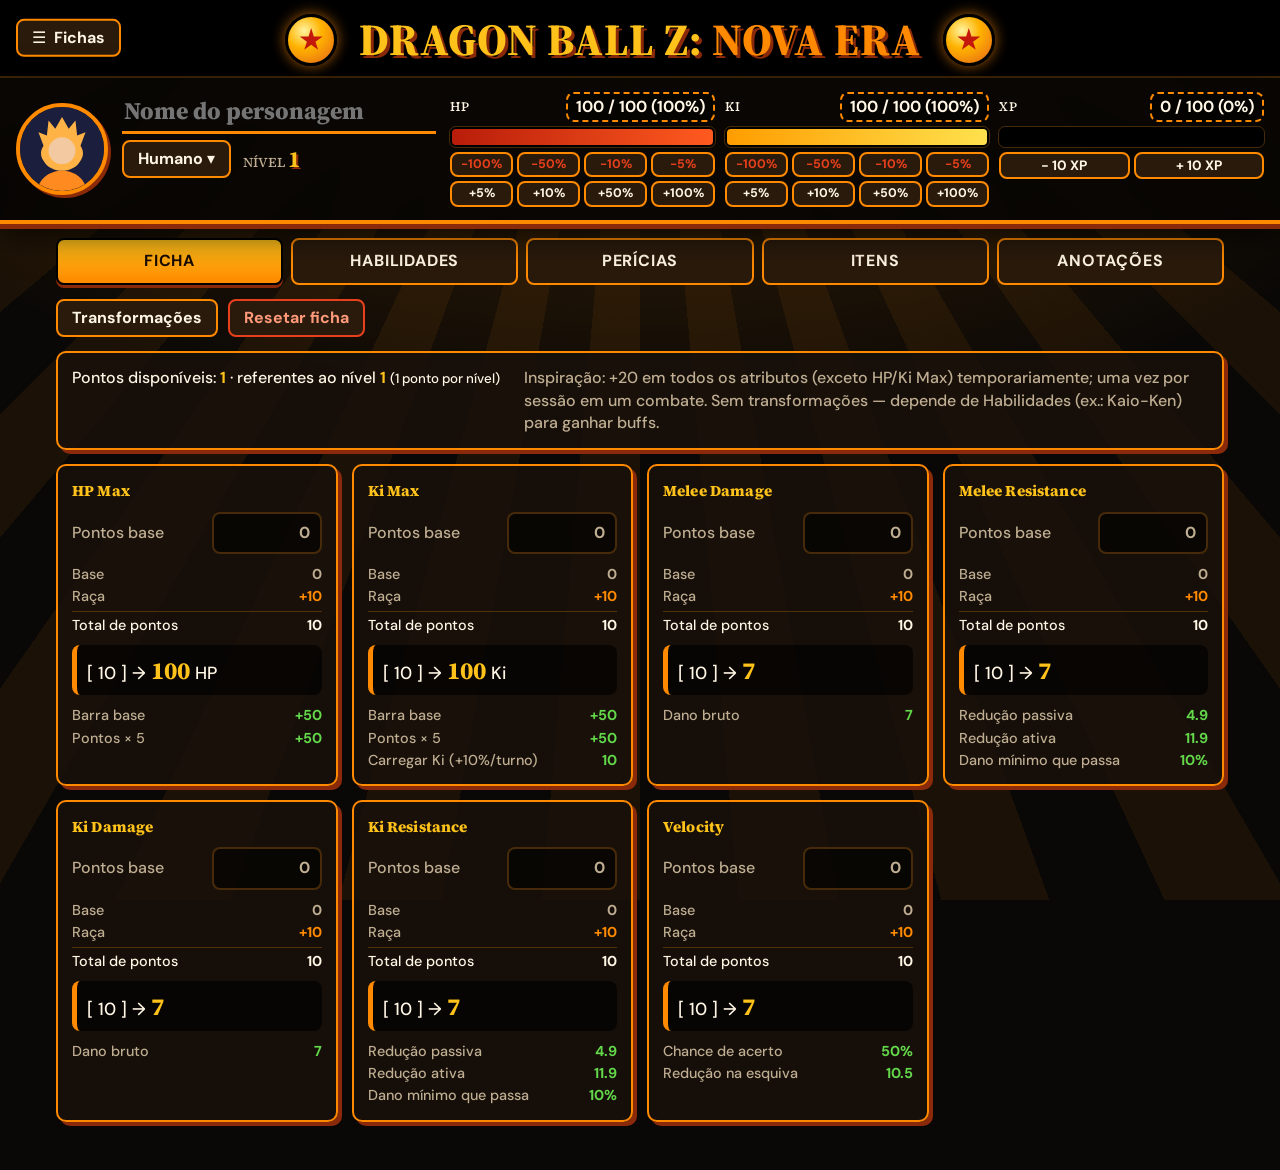
<file: index.html>
<!DOCTYPE html>
<html lang="pt-BR">
<head>
<meta charset="UTF-8">
<meta name="viewport" content="width=device-width, initial-scale=1">
<title>Dragon Ball Z: Nova Era — Ficha</title>
<link rel="shortcut icon" href="https://png.pngtree.com/png-vector/20230303/ourmid/pngtree-dragon-ball-z-vector-super-illustration-png-image_6627050.png" type="image/x-icon">
<link rel="preconnect" href="https://fonts.googleapis.com">
<link href="https://fonts.googleapis.com/css2?family=DM+Sans:wght@400;500;700&family=Source+Serif+4:wght@600;800&display=swap" rel="stylesheet">
<style>
  * {
        /* Chrome, Safari, Edge e Opera */
    input::-webkit-outer-spin-button,
    input::-webkit-inner-spin-button {
      -webkit-appearance: none;
      margin: 0;
    }

    /* Firefox */
    input[type=number] {
      -moz-appearance: textfield;
    }

  }
</style>
<link rel="stylesheet" href="css/base.css">
<link rel="stylesheet" href="css/layout.css">
<link rel="stylesheet" href="css/header.css">
<link rel="stylesheet" href="css/brand.css">
<link rel="stylesheet" href="css/attributes.css">
<link rel="stylesheet" href="css/bars.css">
<link rel="stylesheet" href="css/xp.css">
<link rel="stylesheet" href="css/transformations.css">
<link rel="stylesheet" href="css/abilities.css">
<link rel="stylesheet" href="css/skills.css">
<link rel="stylesheet" href="css/items.css">
<link rel="stylesheet" href="css/effects.css">
<link rel="stylesheet" href="css/notes.css">
<link rel="stylesheet" href="css/sidebar.css">
<link rel="stylesheet" href="css/responsive.css">
</head>
<body>
<div class="brand">
  <button id="sheetsBtn" class="sheets-btn" aria-expanded="false" aria-controls="sidebar" title="Minhas fichas">☰ <span>Fichas</span></button>
  <span class="orb" aria-hidden="true"></span>
  <h1 class="logo">Dragon Ball Z: <em>Nova Era</em></h1>
  <span class="orb" aria-hidden="true"></span>
</div>

<header class="topbar">
  <div class="hero">
    <div class="avatar-box">
      <button class="avatar" id="avatarBtn" title="Trocar foto"><img id="avatarImg" alt="Avatar"></button>
      <input type="file" id="avatarFile" accept="image/png,image/jpeg,image/webp" hidden>
      <button class="mini" id="avatarRemove">Remover foto</button>
    </div>
    <div class="identity">
      <input id="nameInput" placeholder="Nome do personagem" maxlength="40">
      <div class="meta">
        <button id="raceBtn" class="race-btn"></button>
        <div class="level">NÍVEL <b id="levelNum">1</b></div>
      </div>
      <div id="badges" class="badges"></div>
    </div>
  </div>
  <div class="bars">
    <section class="bar hp" data-bar="hp">
      <div class="bar-head"><span class="lbl">HP</span><button class="val" title="Clique para editar"></button></div>
      <div class="track"><div class="fill"></div></div>
      <div class="quick"><div class="neg"></div><div class="pos"></div></div>
    </section>
    <section class="bar ki" data-bar="ki">
      <div class="bar-head"><span class="lbl">KI</span><button class="val" title="Clique para editar"></button></div>
      <div class="track"><div class="fill"></div></div>
      <div class="quick"><div class="neg"></div><div class="pos"></div></div>
    </section>
    <section class="bar xp" id="xpBar">
      <div class="bar-head"><span class="lbl">XP</span><button class="val" title="Clique para editar"></button></div>
      <div class="track"><div class="fill"></div></div>
      <div class="quick xp-quick"><button id="xpMinus">− 10 XP</button><button id="xpPlus">+ 10 XP</button></div>
    </section>
  </div>
</header>

<main class="app">
  <nav class="tabs" id="tabs">
    <button data-tab="ficha">Ficha</button>
    <button data-tab="habilidades">Habilidades</button>
    <button data-tab="pericias">Perícias</button>
    <button data-tab="itens">Itens</button>
    <button data-tab="notas">Anotações</button>
  </nav>

  <section class="tab" id="tab-ficha">
    <div class="actions">
      <button id="btnForms">Transformações</button>
      <button id="btnMutant" hidden>Saiyajin Mutante</button>
      <button id="btnCustom" hidden>🛠 Editar Custom Race</button>
      <button id="btnReset" class="danger">Resetar ficha</button>
    </div>
    <div class="info card">
      <div id="pointsInfo" class="points"></div>
      <div id="racePassive" class="passive"></div>
    </div>
    <div id="formsPanel" class="panel" hidden></div>
    <div id="attrGrid" class="attr-grid"></div>
  </section>

  <section class="tab" id="tab-habilidades" hidden>
    <div class="toolbar"><h2>Habilidades</h2><div class="tb-actions"><button class="mini" id="exportAbilities" title="Baixa todas as habilidades em um arquivo JSON">⬇ Baixar todas</button><button class="mini" id="importAbilities" title="Importa habilidades de um arquivo JSON">⬆ Importar</button><button id="addAbility">+ Nova habilidade</button></div></div>
    <p class="hint">Passivas e ativáveis ligadas somam nos atributos automaticamente. Ativáveis têm botão <b>Ativar</b>, que já desconta o custo de Ki/HP. Dá para baixar uma habilidade (ou todas) e enviar o arquivo para outro jogador importar.</p>
    <input id="fileAbilities" type="file" accept=".json,application/json" hidden>
    <p id="abilitiesEmpty" class="empty">Nenhuma habilidade registrada ainda.</p>
    <div id="abilitiesList" class="groups"></div>
  </section>

  <section class="tab" id="tab-pericias" hidden>
    <div class="toolbar"><h2>Perícias</h2></div>
    <div class="info card">
      <div id="skillPoints" class="points"></div>
      <div class="passive">Em situações específicas (ex.: consertar uma nave), role 1d100. O valor-alvo é 50 + os pontos da perícia: tirou igual ou menor = sucesso.</div>
    </div>
    <div id="skillsBody"></div>
  </section>

  <section class="tab" id="tab-itens" hidden>
    <div class="toolbar"><h2>Itens</h2><div class="tb-actions"><button class="mini" id="exportItems" title="Baixa todos os itens em um arquivo JSON">⬇ Baixar todos</button><button class="mini" id="importItems" title="Importa itens de um arquivo JSON">⬆ Importar</button><button id="addItem">+ Novo item</button></div></div>
    <p class="hint">Itens passivos (ativos/equipados) e usáveis ligados somam nos atributos. Itens usáveis têm botão <b>Usar</b>, que consome 1 unidade e aplica custo/recuperação.</p>
    <input id="fileItems" type="file" accept=".json,application/json" hidden>
    <p id="itemsEmpty" class="empty">Inventário vazio.</p>
    <div id="itemsList" class="groups"></div>
  </section>

  <section class="tab" id="tab-notas" hidden>
    <div class="toolbar"><h2>Anotações</h2><small id="notesStatus">Salvo automaticamente</small></div>
    <textarea id="notesArea" class="notes" placeholder="História, objetivos, NPCs, anotações de sessão..."></textarea>
  </section>
</main>

<div id="sidebarOverlay" class="sidebar-overlay" hidden></div>
<aside id="sidebar" class="sidebar" aria-label="Fichas criadas" aria-hidden="true">
  <div class="sidebar-head"><div><h2>Minhas fichas</h2><small id="sheetsCount"></small></div><button class="mini" id="sidebarClose" aria-label="Fechar menu">✕</button></div>
  <button id="newSheet">+ Nova ficha</button>
  <a id="guideLink" class="guide-link" href="guia.html">📖 Guia do Sistema</a>
  <div class="backup-row"><button id="exportAll" class="mini" title="Baixa todas as fichas deste navegador em um arquivo JSON">⬇ Baixar todas</button><button id="importBtn" class="mini" title="Carrega fichas de um arquivo JSON">⬆ Carregar arquivo</button></div>
  <small class="backup-hint">Guarde o arquivo como backup. Em outro aparelho, use "Carregar arquivo" para recuperar tudo.</small>
  <input id="importFile" type="file" accept=".json,application/json" hidden>
  <ul id="sheetsList" class="sheets-list"></ul>
</aside>

<dialog id="customDlg"><div id="customDlgBody"></div></dialog>
<dialog id="confirmDlg"><div id="confirmDlgBody"></div></dialog>
<dialog id="absorbDlg"><div id="absorbDlgBody"></div></dialog>
<dialog id="raceDlg"><div id="raceDlgBody"></div></dialog>
<script type="module" src="js/main.js"></script>
</body>
</html>
</file>
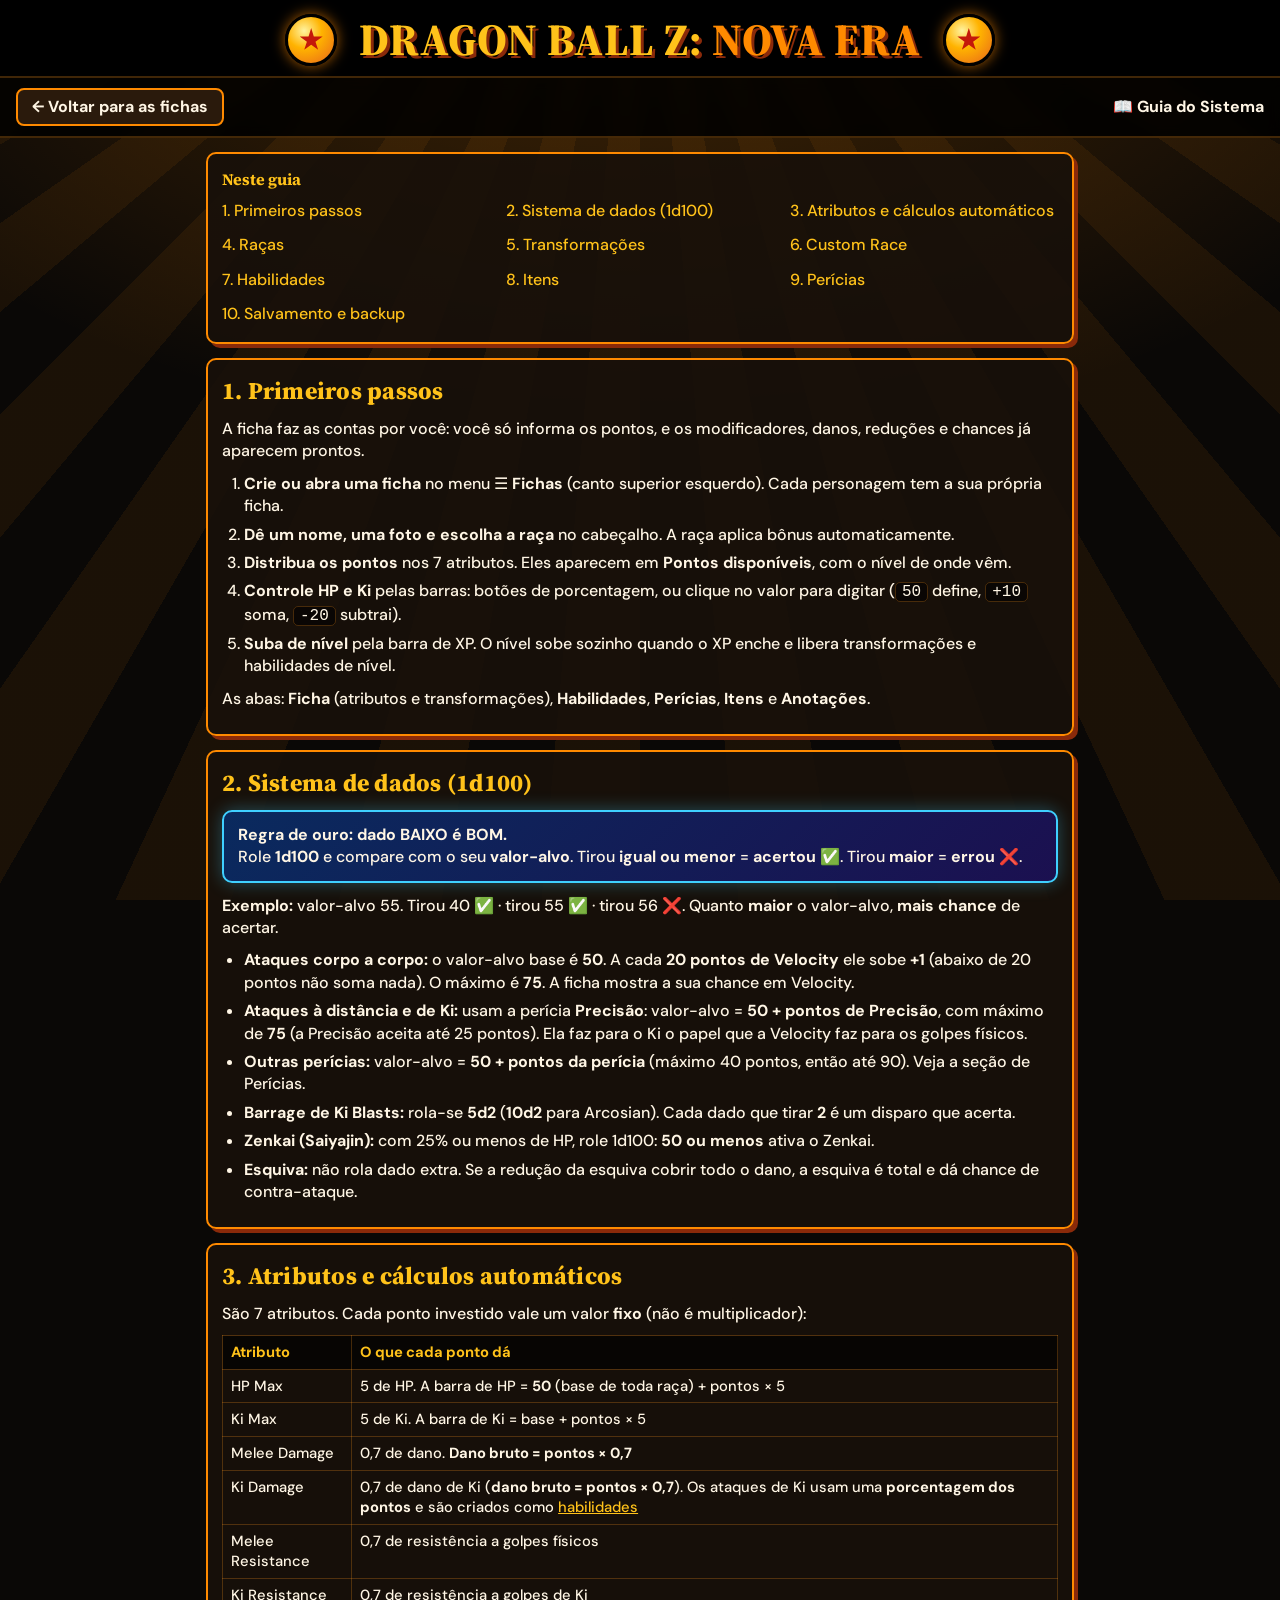
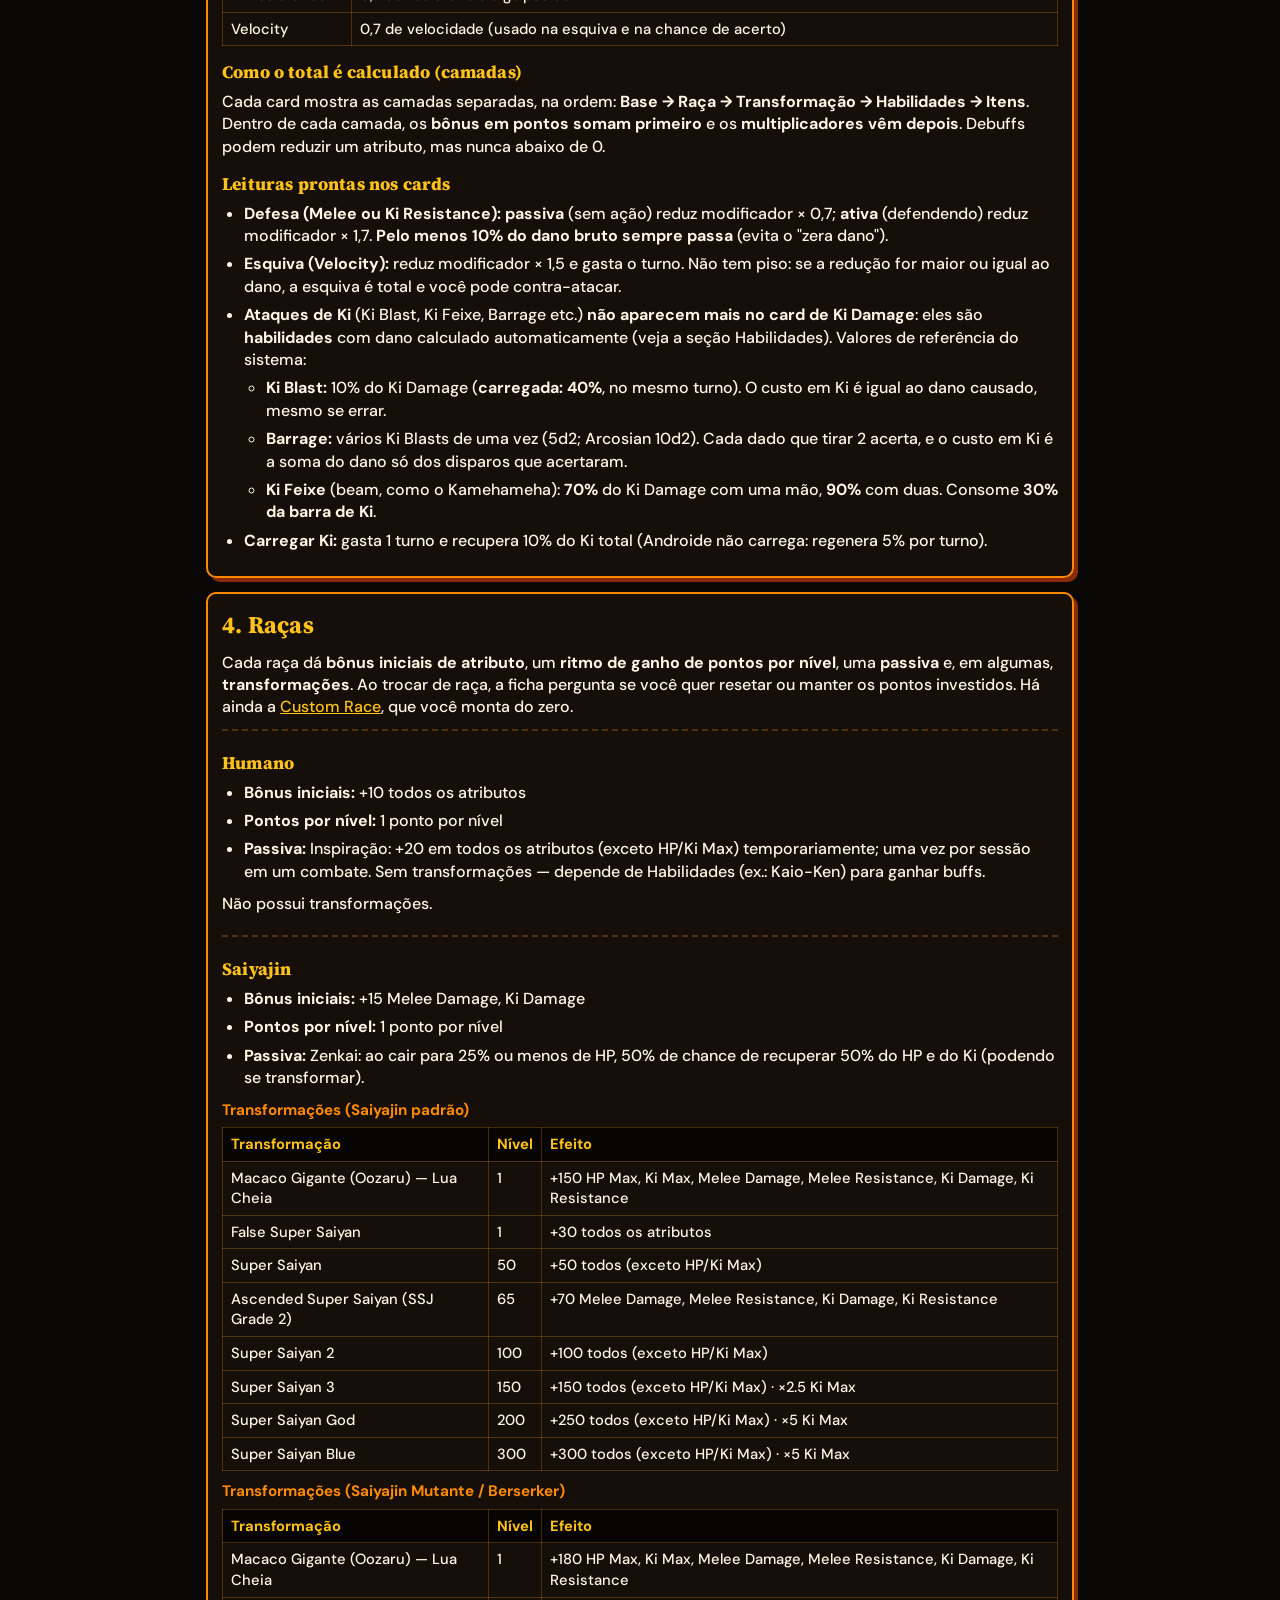
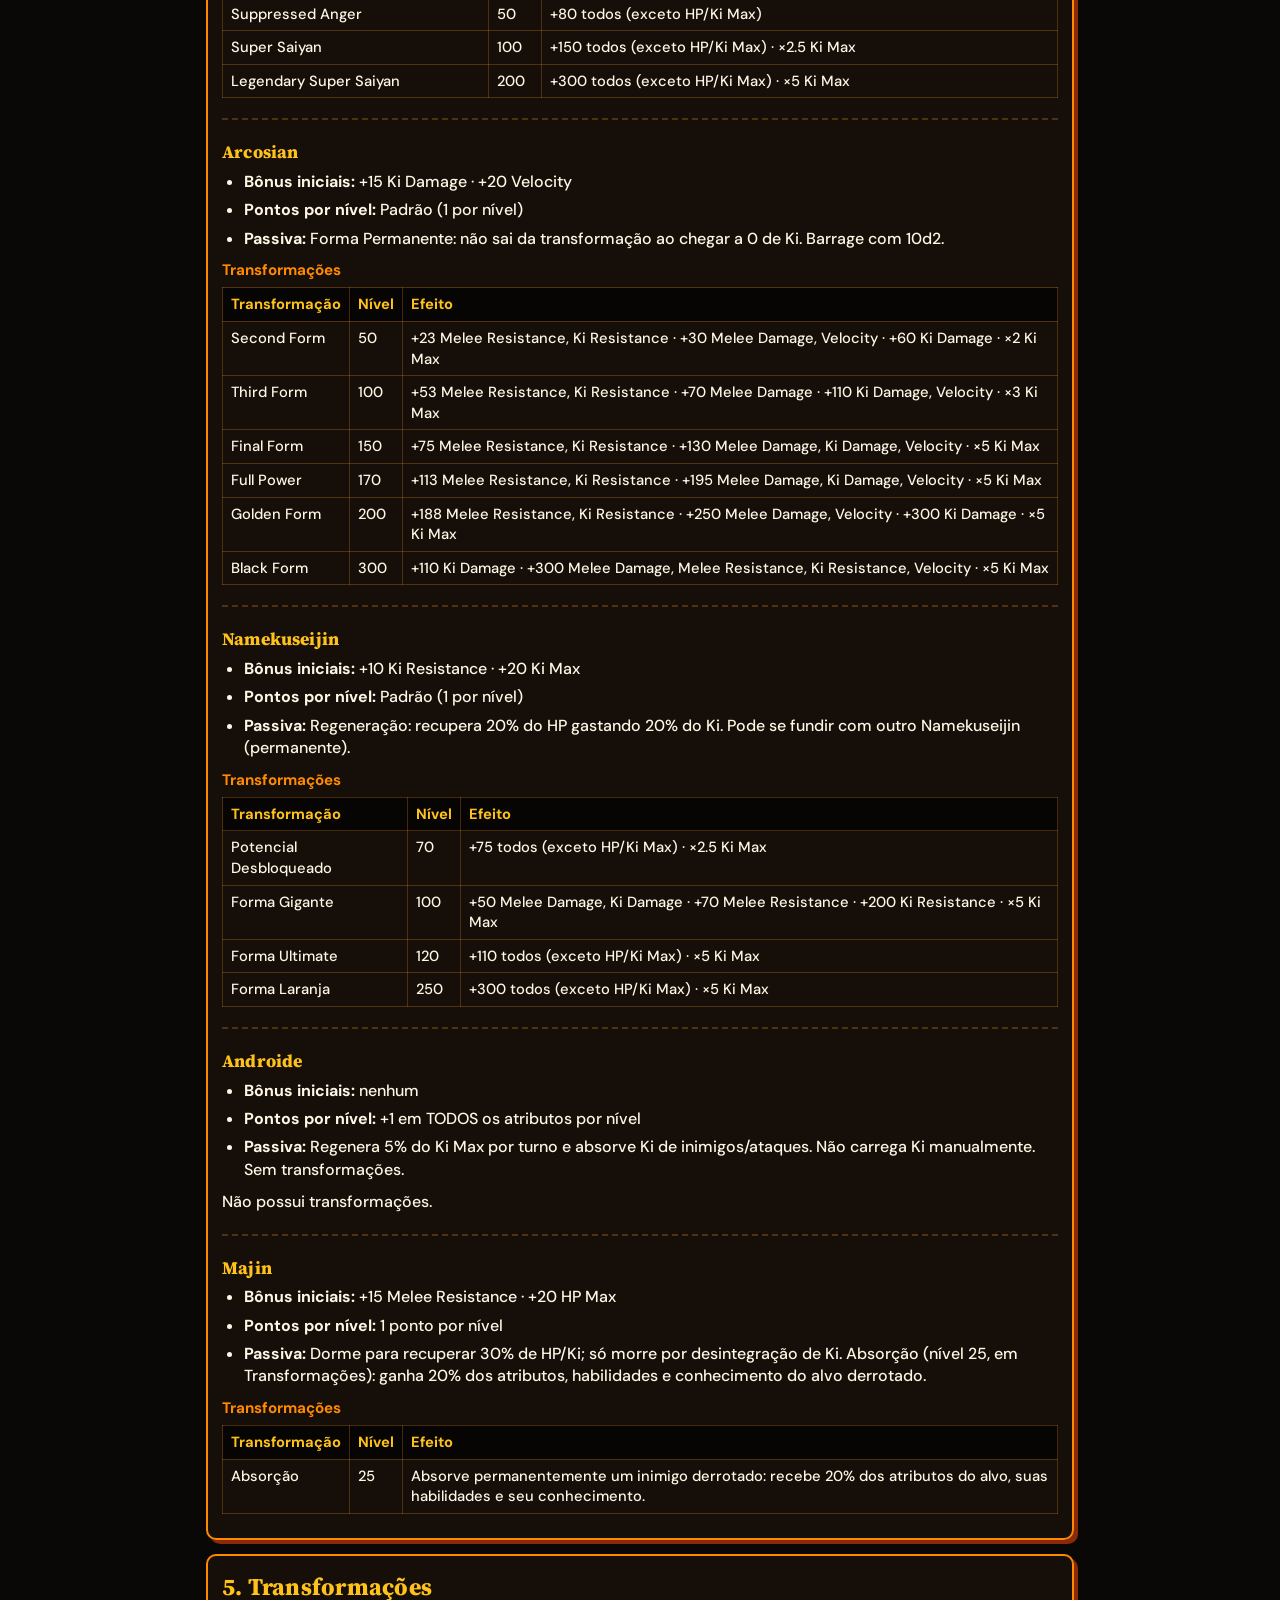
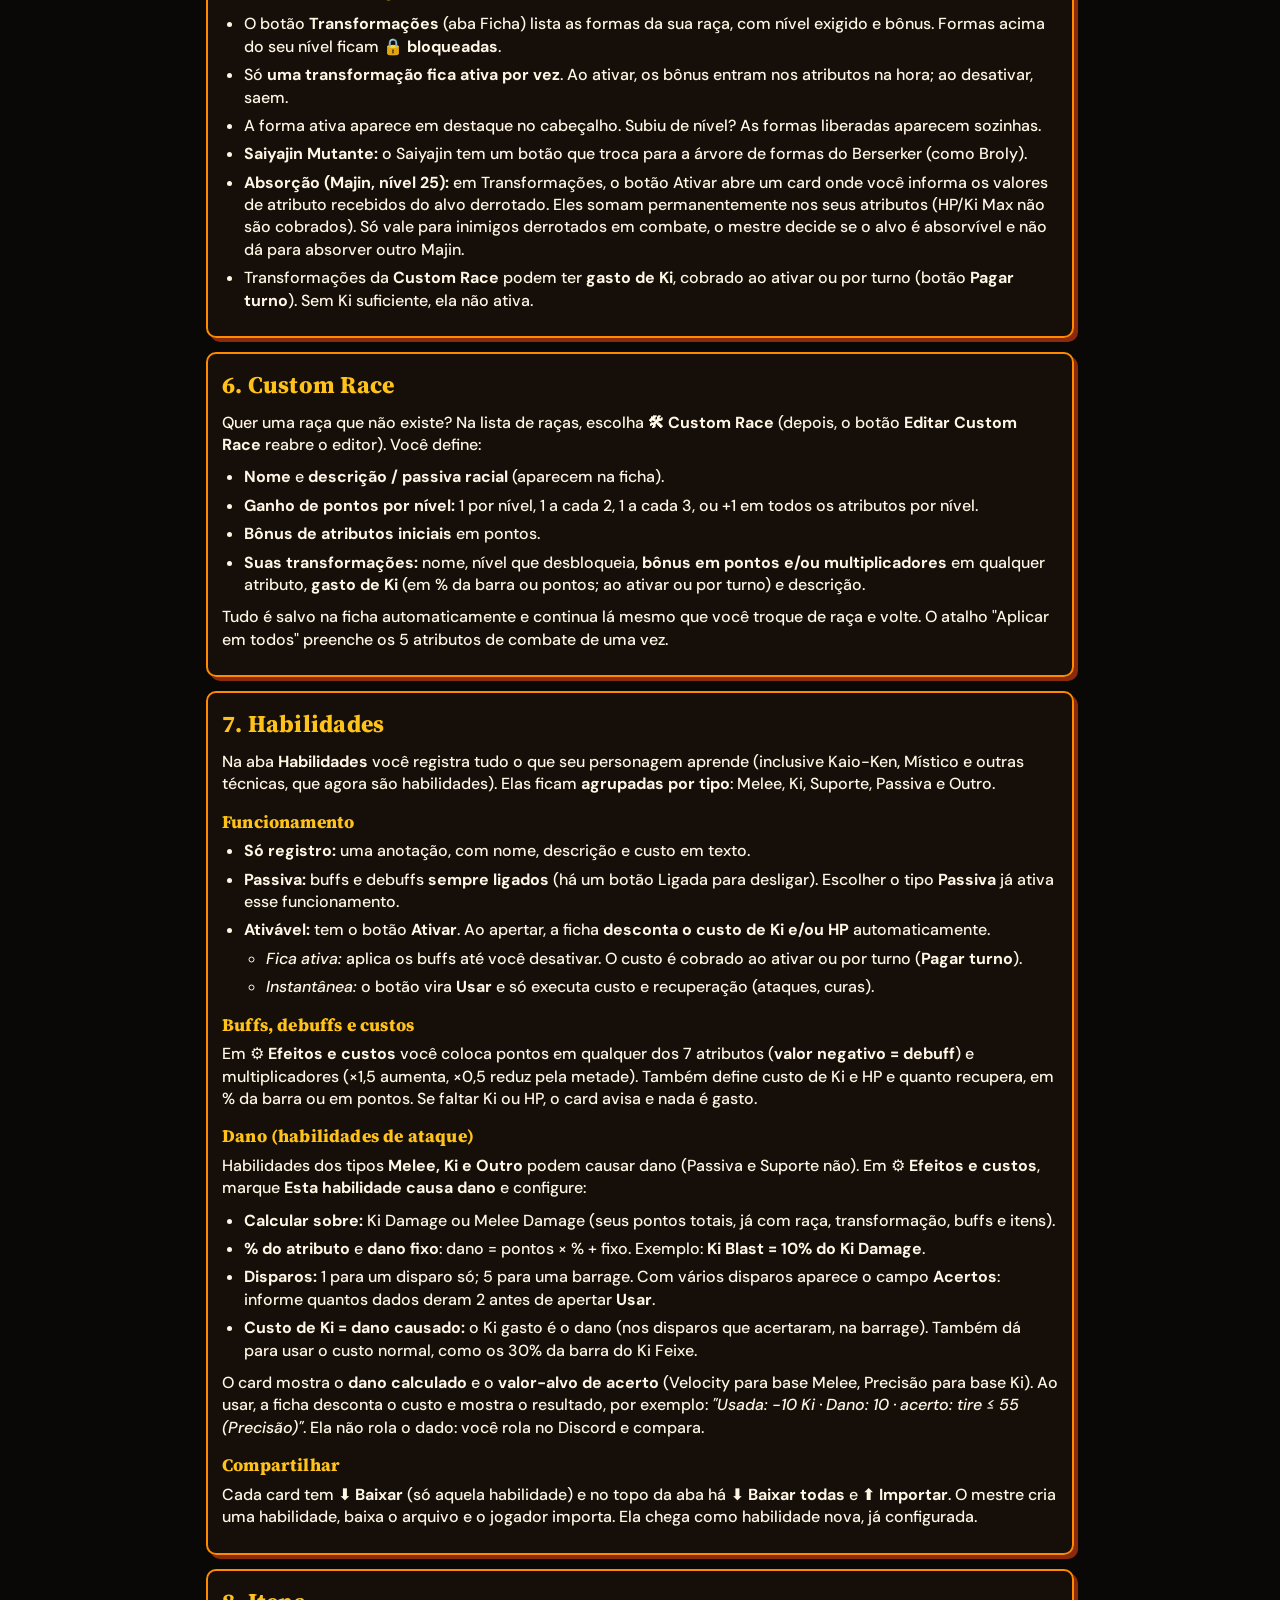
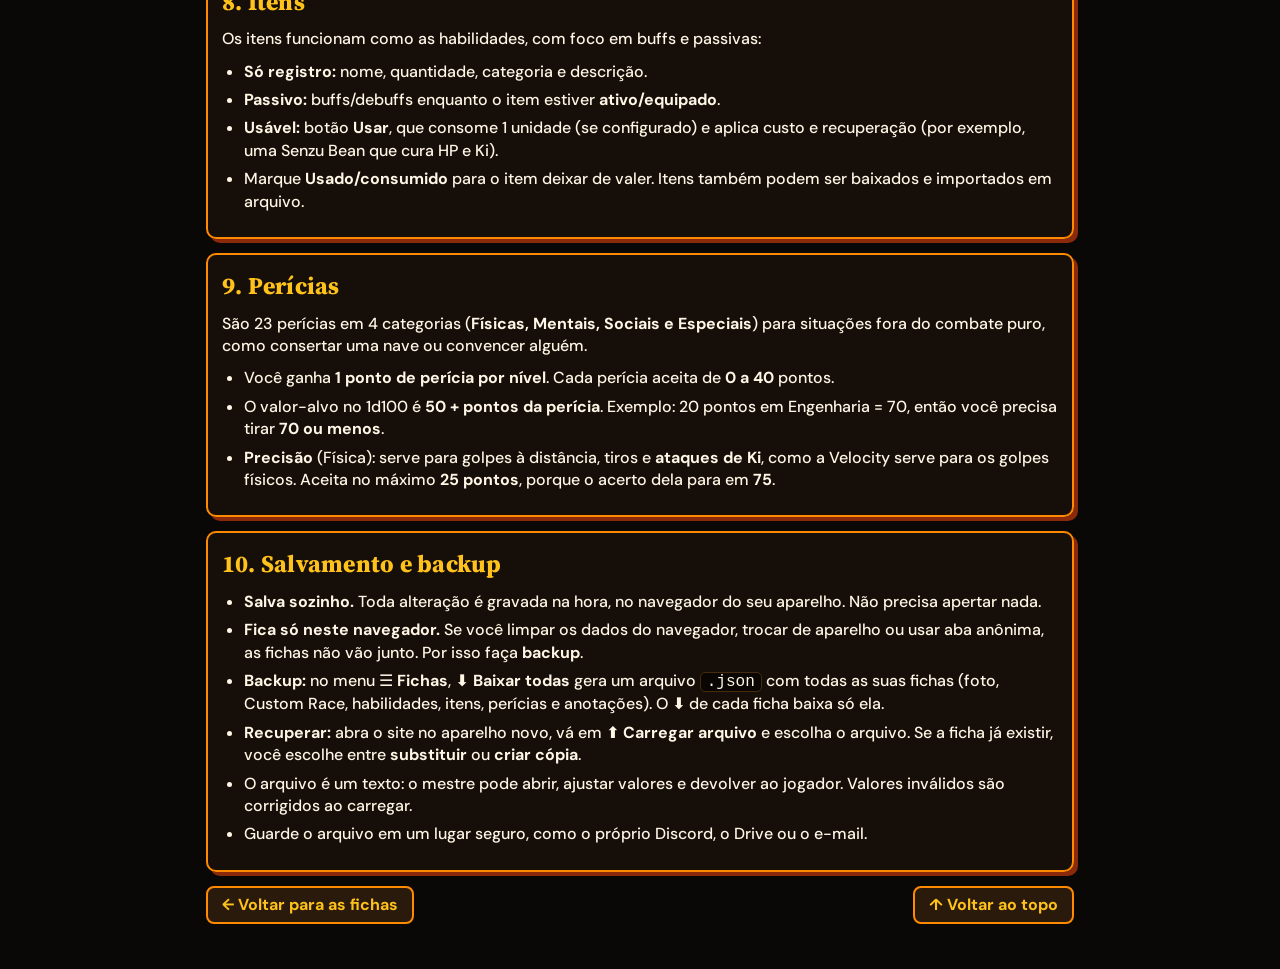
<file: guia.html>
<!DOCTYPE html>
<html lang="pt-BR">
<head>
<meta charset="UTF-8">
<meta name="viewport" content="width=device-width, initial-scale=1">
<title>Guia do Sistema — Dragon Ball Z: Nova Era</title>
<link rel="preconnect" href="https://fonts.googleapis.com">
<link href="https://fonts.googleapis.com/css2?family=DM+Sans:wght@400;500;700&family=Source+Serif+4:wght@600;800&display=swap" rel="stylesheet">
<link rel="stylesheet" href="css/base.css">
<link rel="stylesheet" href="css/brand.css">
<link rel="stylesheet" href="css/guia.css">
</head>
<body>
<div class="brand">
  <span class="orb" aria-hidden="true"></span>
  <h1 class="logo">Dragon Ball Z: <em>Nova Era</em></h1>
  <span class="orb" aria-hidden="true"></span>
</div>
<div class="g-bar"><a class="g-back" href="index.html">← Voltar para as fichas</a><strong>📖 Guia do Sistema</strong></div>

<main class="g-main">
  <nav class="g-toc card" aria-label="Índice">
    <b>Neste guia</b>
    <a href="#comecar">1. Primeiros passos</a>
    <a href="#dados">2. Sistema de dados (1d100)</a>
    <a href="#calculos">3. Atributos e cálculos automáticos</a>
    <a href="#racas">4. Raças</a>
    <a href="#transformacoes">5. Transformações</a>
    <a href="#custom">6. Custom Race</a>
    <a href="#habilidades">7. Habilidades</a>
    <a href="#itens">8. Itens</a>
    <a href="#pericias">9. Perícias</a>
    <a href="#salvamento">10. Salvamento e backup</a>
  </nav>

  <section id="comecar" class="card">
    <h2>1. Primeiros passos</h2>
    <p>A ficha faz as contas por você: você só informa os pontos, e os modificadores, danos, reduções e chances já aparecem prontos.</p>
    <ol>
      <li><b>Crie ou abra uma ficha</b> no menu <b>☰ Fichas</b> (canto superior esquerdo). Cada personagem tem a sua própria ficha.</li>
      <li><b>Dê um nome, uma foto e escolha a raça</b> no cabeçalho. A raça aplica bônus automaticamente.</li>
      <li><b>Distribua os pontos</b> nos 7 atributos. Eles aparecem em <b>Pontos disponíveis</b>, com o nível de onde vêm.</li>
      <li><b>Controle HP e Ki</b> pelas barras: botões de porcentagem, ou clique no valor para digitar (<code>50</code> define, <code>+10</code> soma, <code>-20</code> subtrai).</li>
      <li><b>Suba de nível</b> pela barra de XP. O nível sobe sozinho quando o XP enche e libera transformações e habilidades de nível.</li>
    </ol>
    <p>As abas: <b>Ficha</b> (atributos e transformações), <b>Habilidades</b>, <b>Perícias</b>, <b>Itens</b> e <b>Anotações</b>.</p>
  </section>

  <section id="dados" class="card">
    <h2>2. Sistema de dados (1d100)</h2>
    <div class="callout">
      <b>Regra de ouro: dado BAIXO é BOM.</b><br>
      Role <b>1d100</b> e compare com o seu <b>valor-alvo</b>. Tirou <b>igual ou menor</b> = <b>acertou ✅</b>. Tirou <b>maior</b> = <b>errou ❌</b>.
    </div>
    <p><b>Exemplo:</b> valor-alvo 55. Tirou 40 ✅ · tirou 55 ✅ · tirou 56 ❌. Quanto <b>maior</b> o valor-alvo, <b>mais chance</b> de acertar.</p>
    <ul>
      <li><b>Ataques corpo a corpo:</b> o valor-alvo base é <b>50</b>. A cada <b>20 pontos de Velocity</b> ele sobe <b>+1</b> (abaixo de 20 pontos não soma nada). O máximo é <b>75</b>. A ficha mostra a sua chance em Velocity.</li>
      <li><b>Ataques à distância e de Ki:</b> usam a perícia <b>Precisão</b>: valor-alvo = <b>50 + pontos de Precisão</b>, com máximo de <b>75</b> (a Precisão aceita até 25 pontos). Ela faz para o Ki o papel que a Velocity faz para os golpes físicos.</li>
      <li><b>Outras perícias:</b> valor-alvo = <b>50 + pontos da perícia</b> (máximo 40 pontos, então até 90). Veja a seção de Perícias.</li>
      <li><b>Barrage de Ki Blasts:</b> rola-se <b>5d2</b> (<b>10d2</b> para Arcosian). Cada dado que tirar <b>2</b> é um disparo que acerta.</li>
      <li><b>Zenkai (Saiyajin):</b> com 25% ou menos de HP, role 1d100: <b>50 ou menos</b> ativa o Zenkai.</li>
      <li><b>Esquiva:</b> não rola dado extra. Se a redução da esquiva cobrir todo o dano, a esquiva é total e dá chance de contra-ataque.</li>
    </ul>
  </section>

  <section id="calculos" class="card">
    <h2>3. Atributos e cálculos automáticos</h2>
    <p>São 7 atributos. Cada ponto investido vale um valor <b>fixo</b> (não é multiplicador):</p>
    <table class="g-table">
      <tr><th>Atributo</th><th>O que cada ponto dá</th></tr>
      <tr><td>HP Max</td><td>5 de HP. A barra de HP = <b id="g-base">50</b> (base de toda raça) + pontos × 5</td></tr>
      <tr><td>Ki Max</td><td>5 de Ki. A barra de Ki = base + pontos × 5</td></tr>
      <tr><td>Melee Damage</td><td>0,7 de dano. <b>Dano bruto = pontos × 0,7</b></td></tr>
      <tr><td>Ki Damage</td><td>0,7 de dano de Ki (<b>dano bruto = pontos × 0,7</b>). Os ataques de Ki usam uma <b>porcentagem dos pontos</b> e são criados como <a href="#habilidades">habilidades</a></td></tr>
      <tr><td>Melee Resistance</td><td>0,7 de resistência a golpes físicos</td></tr>
      <tr><td>Ki Resistance</td><td>0,7 de resistência a golpes de Ki</td></tr>
      <tr><td>Velocity</td><td>0,7 de velocidade (usado na esquiva e na chance de acerto)</td></tr>
    </table>

    <h3>Como o total é calculado (camadas)</h3>
    <p>Cada card mostra as camadas separadas, na ordem: <b>Base → Raça → Transformação → Habilidades → Itens</b>. Dentro de cada camada, os <b>bônus em pontos somam primeiro</b> e os <b>multiplicadores vêm depois</b>. Debuffs podem reduzir um atributo, mas nunca abaixo de 0.</p>

    <h3>Leituras prontas nos cards</h3>
    <ul>
      <li><b>Defesa (Melee ou Ki Resistance):</b> <b>passiva</b> (sem ação) reduz modificador × 0,7; <b>ativa</b> (defendendo) reduz modificador × 1,7. <b>Pelo menos 10% do dano bruto sempre passa</b> (evita o "zera dano").</li>
      <li><b>Esquiva (Velocity):</b> reduz modificador × 1,5 e gasta o turno. Não tem piso: se a redução for maior ou igual ao dano, a esquiva é total e você pode contra-atacar.</li>
      <li><b>Ataques de Ki</b> (Ki Blast, Ki Feixe, Barrage etc.) <b>não aparecem mais no card de Ki Damage</b>: eles são <b>habilidades</b> com dano calculado automaticamente (veja a seção Habilidades). Valores de referência do sistema:
        <ul>
          <li><b>Ki Blast:</b> 10% do Ki Damage (<b>carregada: 40%</b>, no mesmo turno). O custo em Ki é igual ao dano causado, mesmo se errar.</li>
          <li><b>Barrage:</b> vários Ki Blasts de uma vez (5d2; Arcosian 10d2). Cada dado que tirar 2 acerta, e o custo em Ki é a soma do dano só dos disparos que acertaram.</li>
          <li><b>Ki Feixe</b> (beam, como o Kamehameha): <b>70%</b> do Ki Damage com uma mão, <b>90%</b> com duas. Consome <b>30% da barra de Ki</b>.</li>
        </ul></li>
      <li><b>Carregar Ki:</b> gasta 1 turno e recupera 10% do Ki total (Androide não carrega: regenera 5% por turno).</li>
    </ul>
  </section>

  <section id="racas" class="card">
    <h2>4. Raças</h2>
    <p>Cada raça dá <b>bônus iniciais de atributo</b>, um <b>ritmo de ganho de pontos por nível</b>, uma <b>passiva</b> e, em algumas, <b>transformações</b>. Ao trocar de raça, a ficha pergunta se você quer resetar ou manter os pontos investidos. Há ainda a <a href="#custom">Custom Race</a>, que você monta do zero.</p>
    <div id="racasBody"></div>
  </section>

  <section id="transformacoes" class="card">
    <h2>5. Transformações</h2>
    <ul>
      <li>O botão <b>Transformações</b> (aba Ficha) lista as formas da sua raça, com nível exigido e bônus. Formas acima do seu nível ficam <b>🔒 bloqueadas</b>.</li>
      <li>Só <b>uma transformação fica ativa por vez</b>. Ao ativar, os bônus entram nos atributos na hora; ao desativar, saem.</li>
      <li>A forma ativa aparece em destaque no cabeçalho. Subiu de nível? As formas liberadas aparecem sozinhas.</li>
      <li><b>Saiyajin Mutante:</b> o Saiyajin tem um botão que troca para a árvore de formas do Berserker (como Broly).</li>
      <li><b>Absorção (Majin, nível 25):</b> em Transformações, o botão Ativar abre um card onde você informa os valores de atributo recebidos do alvo derrotado. Eles somam permanentemente nos seus atributos (HP/Ki Max não são cobrados). Só vale para inimigos derrotados em combate, o mestre decide se o alvo é absorvível e não dá para absorver outro Majin.</li>
      <li>Transformações da <b>Custom Race</b> podem ter <b>gasto de Ki</b>, cobrado ao ativar ou por turno (botão <b>Pagar turno</b>). Sem Ki suficiente, ela não ativa.</li>
    </ul>
  </section>

  <section id="custom" class="card">
    <h2>6. Custom Race</h2>
    <p>Quer uma raça que não existe? Na lista de raças, escolha <b>🛠 Custom Race</b> (depois, o botão <b>Editar Custom Race</b> reabre o editor). Você define:</p>
    <ul>
      <li><b>Nome</b> e <b>descrição / passiva racial</b> (aparecem na ficha).</li>
      <li><b>Ganho de pontos por nível:</b> 1 por nível, 1 a cada 2, 1 a cada 3, ou +1 em todos os atributos por nível.</li>
      <li><b>Bônus de atributos iniciais</b> em pontos.</li>
      <li><b>Suas transformações:</b> nome, nível que desbloqueia, <b>bônus em pontos e/ou multiplicadores</b> em qualquer atributo, <b>gasto de Ki</b> (em % da barra ou pontos; ao ativar ou por turno) e descrição.</li>
    </ul>
    <p>Tudo é salvo na ficha automaticamente e continua lá mesmo que você troque de raça e volte. O atalho "Aplicar em todos" preenche os 5 atributos de combate de uma vez.</p>
  </section>

  <section id="habilidades" class="card">
    <h2>7. Habilidades</h2>
    <p>Na aba <b>Habilidades</b> você registra tudo o que seu personagem aprende (inclusive Kaio-Ken, Místico e outras técnicas, que agora são habilidades). Elas ficam <b>agrupadas por tipo</b>: Melee, Ki, Suporte, Passiva e Outro.</p>
    <h3>Funcionamento</h3>
    <ul>
      <li><b>Só registro:</b> uma anotação, com nome, descrição e custo em texto.</li>
      <li><b>Passiva:</b> buffs e debuffs <b>sempre ligados</b> (há um botão Ligada para desligar). Escolher o tipo <b>Passiva</b> já ativa esse funcionamento.</li>
      <li><b>Ativável:</b> tem o botão <b>Ativar</b>. Ao apertar, a ficha <b>desconta o custo de Ki e/ou HP</b> automaticamente.
        <ul>
          <li><i>Fica ativa:</i> aplica os buffs até você desativar. O custo é cobrado ao ativar ou por turno (<b>Pagar turno</b>).</li>
          <li><i>Instantânea:</i> o botão vira <b>Usar</b> e só executa custo e recuperação (ataques, curas).</li>
        </ul></li>
    </ul>
    <h3>Buffs, debuffs e custos</h3>
    <p>Em <b>⚙ Efeitos e custos</b> você coloca pontos em qualquer dos 7 atributos (<b>valor negativo = debuff</b>) e multiplicadores (×1,5 aumenta, ×0,5 reduz pela metade). Também define custo de Ki e HP e quanto recupera, em % da barra ou em pontos. Se faltar Ki ou HP, o card avisa e nada é gasto.</p>
    <h3>Dano (habilidades de ataque)</h3>
    <p>Habilidades dos tipos <b>Melee, Ki e Outro</b> podem causar dano (Passiva e Suporte não). Em <b>⚙ Efeitos e custos</b>, marque <b>Esta habilidade causa dano</b> e configure:</p>
    <ul>
      <li><b>Calcular sobre:</b> Ki Damage ou Melee Damage (seus pontos totais, já com raça, transformação, buffs e itens).</li>
      <li><b>% do atributo</b> e <b>dano fixo</b>: dano = pontos × % + fixo. Exemplo: <b>Ki Blast = 10% do Ki Damage</b>.</li>
      <li><b>Disparos:</b> 1 para um disparo só; 5 para uma barrage. Com vários disparos aparece o campo <b>Acertos</b>: informe quantos dados deram 2 antes de apertar <b>Usar</b>.</li>
      <li><b>Custo de Ki = dano causado:</b> o Ki gasto é o dano (nos disparos que acertaram, na barrage). Também dá para usar o custo normal, como os 30% da barra do Ki Feixe.</li>
    </ul>
    <p>O card mostra o <b>dano calculado</b> e o <b>valor-alvo de acerto</b> (Velocity para base Melee, Precisão para base Ki). Ao usar, a ficha desconta o custo e mostra o resultado, por exemplo: <i>"Usada: −10 Ki · Dano: 10 · acerto: tire ≤ 55 (Precisão)"</i>. Ela não rola o dado: você rola no Discord e compara.</p>
    <h3>Compartilhar</h3>
    <p>Cada card tem <b>⬇ Baixar</b> (só aquela habilidade) e no topo da aba há <b>⬇ Baixar todas</b> e <b>⬆ Importar</b>. O mestre cria uma habilidade, baixa o arquivo e o jogador importa. Ela chega como habilidade nova, já configurada.</p>
  </section>

  <section id="itens" class="card">
    <h2>8. Itens</h2>
    <p>Os itens funcionam como as habilidades, com foco em buffs e passivas:</p>
    <ul>
      <li><b>Só registro:</b> nome, quantidade, categoria e descrição.</li>
      <li><b>Passivo:</b> buffs/debuffs enquanto o item estiver <b>ativo/equipado</b>.</li>
      <li><b>Usável:</b> botão <b>Usar</b>, que consome 1 unidade (se configurado) e aplica custo e recuperação (por exemplo, uma Senzu Bean que cura HP e Ki).</li>
      <li>Marque <b>Usado/consumido</b> para o item deixar de valer. Itens também podem ser baixados e importados em arquivo.</li>
    </ul>
  </section>

  <section id="pericias" class="card">
    <h2>9. Perícias</h2>
    <p>São 23 perícias em 4 categorias (<b>Físicas, Mentais, Sociais e Especiais</b>) para situações fora do combate puro, como consertar uma nave ou convencer alguém.</p>
    <ul>
      <li>Você ganha <b>1 ponto de perícia por nível</b>. Cada perícia aceita de <b>0 a 40</b> pontos.</li>
      <li>O valor-alvo no 1d100 é <b>50 + pontos da perícia</b>. Exemplo: 20 pontos em Engenharia = 70, então você precisa tirar <b>70 ou menos</b>.</li>
      <li><b>Precisão</b> (Física): serve para golpes à distância, tiros e <b>ataques de Ki</b>, como a Velocity serve para os golpes físicos. Aceita no máximo <b>25 pontos</b>, porque o acerto dela para em <b>75</b>.</li>
    </ul>
  </section>

  <section id="salvamento" class="card">
    <h2>10. Salvamento e backup</h2>
    <ul>
      <li><b>Salva sozinho.</b> Toda alteração é gravada na hora, no navegador do seu aparelho. Não precisa apertar nada.</li>
      <li><b>Fica só neste navegador.</b> Se você limpar os dados do navegador, trocar de aparelho ou usar aba anônima, as fichas não vão junto. Por isso faça <b>backup</b>.</li>
      <li><b>Backup:</b> no menu <b>☰ Fichas</b>, <b>⬇ Baixar todas</b> gera um arquivo <code>.json</code> com todas as suas fichas (foto, Custom Race, habilidades, itens, perícias e anotações). O <b>⬇</b> de cada ficha baixa só ela.</li>
      <li><b>Recuperar:</b> abra o site no aparelho novo, vá em <b>⬆ Carregar arquivo</b> e escolha o arquivo. Se a ficha já existir, você escolhe entre <b>substituir</b> ou <b>criar cópia</b>.</li>
      <li>O arquivo é um texto: o mestre pode abrir, ajustar valores e devolver ao jogador. Valores inválidos são corrigidos ao carregar.</li>
      <li>Guarde o arquivo em um lugar seguro, como o próprio Discord, o Drive ou o e-mail.</li>
    </ul>
  </section>

  <div class="g-end"><a class="g-back" href="index.html">← Voltar para as fichas</a> <a class="g-top-link" href="#comecar">↑ Voltar ao topo</a></div>
</main>
<script type="module" src="js/guia.js"></script>
</body>
</html>
</file>
<file: css/base.css>
/* Base: variáveis, reset e componentes genéricos */
:root{--bg:#0a0806;--card:rgba(24,16,9,.9);--line:rgba(255,150,30,.25);--tx:#fff6e5;--mut:#bfae92;--yellow:#ffc21a;--orange:#ff8a00;--red:#e8401c;--green:#63d84a;--black:#000;--r:10px;--gap:14px;--font:'DM Sans',system-ui,sans-serif;--title:'Source Serif 4',Georgia,serif}
*{box-sizing:border-box;margin:0;padding:0}
body{font:500 16px/1.4 var(--font);color:var(--tx);min-height:100vh;background:radial-gradient(900px 520px at 50% -8%,#ff8a0040,transparent),repeating-conic-gradient(from 0deg at 50% -25%,#ff8a0012 0 5deg,transparent 5deg 10deg),var(--bg);background-attachment:fixed}
button,input,select,textarea{font:inherit;color:inherit}
button{cursor:pointer;border:2px solid var(--orange);background:#2a1a0c;border-radius:8px;padding:6px 14px;font-weight:700;transition:.15s}
button:hover:not(:disabled){background:var(--orange);color:#1a0c00;border-color:var(--yellow)}
button:disabled{opacity:.4;cursor:not-allowed}
input,select,textarea{width:100%;background:#0009;border:2px solid var(--line);border-radius:8px;padding:8px 10px}
input:focus,select:focus,textarea:focus{outline:2px solid var(--green)}
h2,h3{font-family:var(--title);font-weight:800;color:var(--yellow);letter-spacing:.01em}
.card{background:var(--card);border:2px solid var(--orange);border-radius:var(--r);padding:var(--gap);box-shadow:4px 4px 0 #8a2a0a}
.danger{border-color:var(--red);color:#ff9a7a}
.danger:hover:not(:disabled){background:var(--red)!important;color:#fff!important}
.mini{padding:3px 8px;font-size:.8em}
.field{display:flex;flex-direction:column;gap:4px;font-size:.85em;color:var(--mut)}
.empty{color:var(--mut);text-align:center;padding:24px}
.neg{color:var(--red)}
dialog{margin:auto;border:3px solid var(--orange);border-radius:var(--r);background:#18100a;color:var(--tx);padding:20px;width:min(640px,94vw);box-shadow:6px 6px 0 #8a2a0a}
dialog::backdrop{background:#000a}
</file>
<file: css/layout.css>
/* Layout geral: container, abas e barra de ações */
.app{width:min(1200px,100%);margin:0 auto;padding:var(--gap) 16px 48px;display:flex;flex-direction:column;gap:var(--gap)}
.tabs{display:grid;grid-template-columns:repeat(5,1fr);gap:8px}
.tabs button{padding:10px;font-weight:700;text-transform:uppercase;letter-spacing:.05em}
.tabs button.on{background:linear-gradient(180deg,var(--yellow),var(--orange));color:#1a0c00;border-color:#000;box-shadow:0 3px 0 #8a2a0a}
.tab{display:flex;flex-direction:column;gap:var(--gap)}
.tab[hidden]{display:none}
.actions{display:flex;flex-wrap:wrap;gap:10px}
.actions button.on{background:linear-gradient(180deg,var(--yellow),var(--orange));color:#1a0c00;border-color:#000;box-shadow:0 3px 0 #8a2a0a}
.toolbar{display:flex;align-items:center;justify-content:space-between;gap:12px}
.list{display:grid;grid-template-columns:repeat(auto-fill,minmax(300px,1fr));gap:var(--gap);align-items:start}
.info{display:flex;flex-wrap:wrap;justify-content:space-between;gap:10px 24px}
.points b{color:var(--yellow)}
.passive{color:var(--mut);flex:1 1 320px}
</file>
<file: css/header.css>
/* Cabeçalho fixo: avatar, nome, raça, nível e badges */
.topbar{position:sticky;top:0;z-index:20;display:grid;grid-template-columns:minmax(300px,420px) 1fr;gap:var(--gap);align-items:center;padding:12px 16px;background:rgba(8,6,4,.95);backdrop-filter:blur(10px);border-bottom:4px solid var(--orange);box-shadow:0 5px 0 #8a2a0a,0 12px 30px #000a}
.topbar.flash{animation:flash 1s}
@keyframes flash{0%,100%{box-shadow:0 8px 30px #000a}30%{box-shadow:0 0 50px 8px var(--yellow)}}
body[data-aura="on"] .topbar{border-bottom-color:var(--yellow);box-shadow:0 8px 40px #ffc21a55}
.hero{display:flex;align-items:center;gap:14px;min-width:0}
.avatar-box{display:flex;flex-direction:column;align-items:center;gap:6px}
.avatar{width:92px;height:92px;padding:0;border-radius:50%;overflow:hidden;border:4px solid var(--orange);box-shadow:3px 3px 0 #8a2a0a}
body[data-aura="on"] .avatar{border-color:var(--yellow);box-shadow:0 0 26px 4px #ffc21abb}
.avatar img{width:100%;height:100%;object-fit:cover;display:block}
.identity{display:flex;flex-direction:column;gap:6px;flex:1;min-width:0}
#nameInput{font:800 1.5em var(--title);background:transparent;border:0;border-bottom:3px solid var(--orange);border-radius:0;padding:4px 2px}
.meta{display:flex;align-items:center;gap:12px;flex-wrap:wrap}
.race-btn{border-color:var(--orange)}
.level{font-family:var(--title);color:var(--mut);font-size:.85em}
.level b{color:var(--yellow);font-size:1.7em;text-shadow:2px 2px 0 #8a2a0a}
.badges{display:flex;flex-wrap:wrap;gap:6px;min-height:24px}
.badge{padding:2px 10px;border-radius:99px;font-size:.8em;font-weight:700;border:1px solid}
.badge.form{border-color:var(--yellow);color:var(--yellow);background:#ffc21a1f;box-shadow:0 0 10px #ffc21a66}
.badge.mut{border-color:var(--red);color:var(--red);background:#e8401c22}
</file>
<file: css/brand.css>
/* Logo "Dragon Ball Z: Nova Era" */
.brand{display:flex;align-items:center;justify-content:center;gap:clamp(10px,3vw,22px);padding:14px 16px 10px;background:#000;border-bottom:2px solid var(--line)}
.logo{margin:0;text-align:center;font:800 clamp(1.4rem,5vw,2.8rem)/1.05 var(--title);text-transform:uppercase;letter-spacing:.02em;color:var(--yellow);-webkit-text-stroke:6px #000;paint-order:stroke fill;text-shadow:3px 3px 0 #8a2a0a}
.logo em{font-style:normal;color:var(--orange)}
.orb{position:relative;flex-shrink:0;width:clamp(30px,6vw,52px);aspect-ratio:1;border-radius:50%;border:3px solid #000;background:radial-gradient(circle at 35% 30%,#fff3a0,#ffb300 40%,#e8651a 100%);box-shadow:0 0 14px #ff8a00aa}
.orb::after{content:'';position:absolute;inset:24%;background:#c4180a;clip-path:polygon(50% 0,61% 35%,98% 35%,68% 57%,79% 91%,50% 70%,21% 91%,32% 57%,2% 35%,39% 35%)}
</file>
<file: css/attributes.css>
/* Cards de atributos */
.attr-grid{display:grid;grid-template-columns:repeat(auto-fill,minmax(270px,1fr));gap:var(--gap)}
.attr{display:flex;flex-direction:column;gap:10px}
.attr.boosted{border-color:var(--yellow);box-shadow:0 0 18px #ffc21a44}
.attr h3{font-size:.95em}
.attr-in{display:flex;align-items:center;justify-content:space-between;gap:10px;color:var(--mut)}
.attr-in input{width:110px;text-align:right;font-weight:700}
.layers{list-style:none;display:flex;flex-direction:column;gap:2px;font-size:.9em}
.layers li{display:flex;justify-content:space-between;color:var(--mut)}
.layers li.r b{color:var(--orange)}
.layers li.f b{color:var(--yellow)}
.layers li.t b{color:var(--green)}
.layers li.sum{border-top:1px solid var(--line);margin-top:3px;padding-top:3px;color:var(--tx)}
.result{font-size:1.1em;padding:8px 10px;border-radius:8px;background:#000a;border-left:5px solid var(--orange)}
.result b{font:800 1.4em var(--title);color:var(--yellow)}
.reads{display:flex;flex-direction:column;gap:2px;font-size:.9em}
.reads div{display:flex;justify-content:space-between;gap:8px}
.reads span{color:var(--mut)}
.reads b{color:var(--green)}

.layers li.a b{color:#c58bff}

.layers li.b b{color:#ff7ad9}
.layers li.i b{color:#5cc8ff}
</file>
<file: css/bars.css>
/* Barras de HP e Ki (estrutura compartilhada com a barra de XP) */
.bars{display:grid;grid-template-columns:repeat(3,1fr);gap:10px}
.bar{display:flex;flex-direction:column;gap:5px;min-width:0}
.bar-head{display:flex;align-items:center;justify-content:space-between;gap:8px}
.lbl{font-family:var(--title);font-size:.8em;letter-spacing:.08em}
.val{padding:2px 8px;font-weight:700;background:#0006;border-style:dashed;white-space:nowrap}
input.inline{width:150px;padding:2px 8px;text-align:right}
.track{height:20px;border-radius:6px;background:#000;border:2px solid #000;outline:1px solid var(--line);overflow:hidden}
.fill{height:100%;width:0;transition:width .4s ease,background .3s}
.hp .fill{background:linear-gradient(90deg,#b81d0a,#ff5a1f)}
.hp.low .fill{background:var(--red);animation:pulse 1s infinite}
.ki .fill{background:linear-gradient(90deg,#ff9d00,#ffe14d)}
.ki.gold .fill{background:linear-gradient(90deg,#ffe14d,#fffbe0);box-shadow:0 0 14px #ffe14d}
@keyframes pulse{50%{opacity:.55}}
.quick{display:flex;flex-direction:column;gap:4px}
.quick .neg,.quick .pos{display:grid;grid-template-columns:repeat(4,1fr);gap:4px}
.quick button{padding:2px 0;font-size:.78em}
.quick .neg button:hover{border-color:var(--red)}
.quick .pos button:hover{border-color:var(--green)}
</file>
<file: css/xp.css>
/* Barra de XP */
.xp .fill{background:linear-gradient(90deg,#2f9a2a,#9cf06a)}
.xp-quick{flex-direction:row}
.xp-quick button{flex:1;padding:2px 0;font-size:.85em}
</file>
<file: css/transformations.css>
/* Painéis de Transformações e Técnicas + diálogo de raça */
.panel{display:grid;grid-template-columns:repeat(auto-fill,minmax(300px,1fr));gap:10px;padding:var(--gap);border:1px solid var(--red);border-radius:var(--r);background:#e8401c12}
.panel[hidden]{display:none}
.panel h3,.panel .none{grid-column:1/-1}
.panel .none{color:var(--mut)}
.tf{display:flex;justify-content:space-between;align-items:center;gap:10px;padding:12px;border:1px solid var(--line);border-radius:12px;background:#0006}
.tf div{min-width:0}
.tf small{display:block;color:var(--mut)}
.tf p{font-size:.9em;color:var(--green);margin-top:2px}
.tf.on{border-color:var(--yellow);box-shadow:0 0 16px #ffc21a66;background:#ffc21a14}
.tf.locked{opacity:.5}
.tf button{flex-shrink:0}
.race-grid{display:grid;grid-template-columns:repeat(auto-fill,minmax(260px,1fr));gap:10px;margin:14px 0}
.race-opt{display:flex;flex-direction:column;align-items:flex-start;gap:4px;text-align:left;padding:12px}
.race-opt.on{border-color:var(--yellow);background:#ffc21a14}
.race-opt small{color:var(--mut)}
.dlg-actions{display:flex;flex-wrap:wrap;gap:10px;margin-top:14px}

.absorb-grid{display:grid;grid-template-columns:repeat(auto-fit,minmax(200px,1fr));gap:10px;margin:14px 0}
.absorb-rules{color:var(--mut);font-size:.9em;margin-bottom:10px}

/* Custom Race */
.race-opt.custom{border-style:dashed;border-color:var(--green);background:#4ade8010}
.race-opt.custom.on{border-color:var(--yellow)}
#customDlg{width:min(920px,96vw);max-height:92vh;overflow:auto}
.cust{display:flex;flex-direction:column;gap:10px;margin-bottom:12px}
.cust h4{font-size:.95em;color:var(--yellow)}
.cust-grid{display:grid;grid-template-columns:repeat(auto-fill,minmax(130px,1fr));gap:8px}
.cust-row{display:grid;grid-template-columns:2fr 1fr;gap:10px}
.cust-ki{display:grid;grid-template-columns:repeat(3,1fr);gap:8px}
.cust-quick{display:flex;flex-wrap:wrap;align-items:center;gap:8px;color:var(--mut);font-size:.9em}
.cust-quick input{width:100px}
.tf .tf-actions{display:flex;flex-direction:column;gap:6px;flex:0 0 auto;min-width:max-content} /* não deixa a coluna de botões ser espremida por textos longos */
.tf-actions button{white-space:nowrap}
.tf p.note{color:var(--tx);font-style:italic}
.tf p.cost{color:#5cc8ff}
.panel .warn{grid-column:1/-1;color:var(--red);font-weight:700}
#racePassive{white-space:pre-line}
@media (max-width:600px){.cust-row,.cust-ki{grid-template-columns:1fr}}
</file>
<file: css/abilities.css>
/* Aba Habilidades */
.ability{display:flex;flex-direction:column;gap:10px;border-left:4px solid var(--green)}
.row{display:grid;grid-template-columns:1fr 1fr;gap:10px}
.card textarea{resize:vertical;min-height:70px}
.card .del{align-self:flex-end}
</file>
<file: css/skills.css>
/* Aba Perícias */
.sk-cat{display:flex;flex-direction:column;gap:10px;margin-bottom:var(--gap)}
.sk-note{color:var(--mut);margin-top:-6px}
.skill{display:flex;flex-direction:column;gap:8px;border-left:4px solid var(--line)}
.skill.has{border-left-color:var(--green)}
.sk-head{display:flex;justify-content:space-between;align-items:center;gap:8px}
.sk-chip{font:800 .95em var(--title);color:var(--yellow);background:#000a;border-radius:99px;padding:2px 10px}
.sk-desc{color:var(--mut);font-size:.9em}
.sk-ctl{display:grid;grid-template-columns:44px 1fr 44px;gap:6px}
.sk-ctl input{text-align:center;font-weight:700}
.sk-calc{font-size:.9em;color:var(--mut)}.sk-calc b{color:var(--green)}
</file>
<file: css/items.css>
/* Aba Itens */
.item{display:flex;flex-direction:column;gap:10px;border-left:4px solid var(--orange)}
.item.used{opacity:.55;border-left-color:var(--mut)}
.item.used input[type=text]{text-decoration:line-through}
.item .foot{display:flex;align-items:center;justify-content:space-between;gap:10px}
.check{display:flex;align-items:center;gap:6px}
.check input{width:auto}
</file>
<file: css/effects.css>
/* Habilidades e Itens: grupos, passivas/ativáveis, efeitos */
.groups{display:flex;flex-direction:column;gap:14px}
.grp{margin-top:6px;color:var(--yellow)}
.tb-actions{display:flex;flex-wrap:wrap;gap:8px;justify-content:flex-end}
.hint{color:var(--mut);font-size:.9em;margin:8px 0}
.entry.on{border-left-color:var(--yellow);box-shadow:0 0 14px #ffc21a55}
.entry.m-passive{border-left-color:#5cc8ff}.entry.m-active{border-left-color:var(--orange)}
.fx-line{color:var(--green);font-weight:700;font-size:.92em}
.fx-msg{font-size:.9em;color:var(--green)}.fx-msg.bad{color:var(--red);font-weight:700}
.fx-btns{display:flex;flex-wrap:wrap;gap:8px;align-items:center}
.switch{font-weight:700}
details.fx{border:1px dashed var(--line);border-radius:10px;padding:8px}
details.fx summary{cursor:pointer;font-weight:700}
.fx-editor{display:flex;flex-direction:column;gap:10px;margin-top:10px}
.fx-editor h4{font-size:.95em;color:var(--yellow)}
.entry .cust-ki{grid-template-columns:repeat(auto-fit,minmax(130px,1fr))}

.fx-dmg{color:#ffb347;font-weight:700;font-size:.92em}
.hits{display:flex;align-items:center;gap:6px;font-size:.9em;color:var(--mut)}
.hits input{width:72px}
</file>
<file: css/notes.css>
/* Aba Anotações */
.notes{min-height:60vh;resize:vertical;padding:16px;line-height:1.5;background:var(--card)}
#notesStatus{color:var(--mut)}
</file>
<file: css/sidebar.css>
/* Menu lateral de fichas */
.brand{position:relative}
.sheets-btn{position:absolute;left:16px;top:50%;transform:translateY(-50%);display:flex;align-items:center;gap:8px;z-index:5}
.sidebar-overlay{position:fixed;inset:0;z-index:40;background:#000a}
.sidebar-overlay[hidden]{display:none}
.sidebar{position:fixed;top:0;bottom:0;left:0;z-index:50;width:min(340px,88vw);display:flex;flex-direction:column;gap:var(--gap);padding:16px;background:#120b06;border-right:4px solid var(--orange);box-shadow:6px 0 0 #8a2a0a,12px 0 40px #000c;transform:translateX(-102%);visibility:hidden;transition:transform .25s,visibility 0s .25s}
.sidebar.open{transform:none;visibility:visible;transition:transform .25s}
.sidebar-head{display:flex;align-items:center;justify-content:space-between;gap:10px}
.sidebar-head small{color:var(--mut)}
.sheets-list{list-style:none;display:flex;flex-direction:column;gap:10px;overflow-y:auto;flex:1;padding:2px 4px 8px 2px}
.sheet{display:flex;align-items:stretch;gap:6px}
.sheet-pick{flex:1;min-width:0;display:flex;align-items:center;gap:10px;text-align:left;padding:8px 10px;background:var(--card)}
.sheet.on .sheet-pick{background:linear-gradient(180deg,var(--yellow),var(--orange));color:#1a0c00;border-color:#000;box-shadow:0 3px 0 #8a2a0a}
.sheet-pick img{width:44px;height:44px;flex-shrink:0;border-radius:50%;object-fit:cover;border:2px solid var(--orange);background:#000}
.sheet.on .sheet-pick img{border-color:#000}
.sheet-txt{display:flex;flex-direction:column;min-width:0}
.sheet-txt b,.sheet-txt small{overflow:hidden;text-overflow:ellipsis;white-space:nowrap}
.sheet-txt small{font-weight:500;opacity:.8}
.sheet-del{flex-shrink:0;padding:0 10px;font-size:1em}
#newSheet{width:100%;padding:10px}
@media (max-width:600px){
  .brand{padding-left:56px;padding-right:56px}
  .sheets-btn{left:8px;padding:6px 10px}
  .sheets-btn span{display:none}
}

.backup-row{display:grid;grid-template-columns:1fr 1fr;gap:8px}
.backup-row button{padding:8px 6px}
.backup-hint{color:var(--mut);font-size:.8em;line-height:1.3}
.sheet-dl{flex-shrink:0;padding:0 10px;font-size:1em}

.guide-link{display:block;text-align:center;text-decoration:none;color:var(--tx);border:2px solid #3fd0ff;background:#0a2a5e;border-radius:8px;padding:10px;font-weight:700}
.guide-link:hover{background:#3fd0ff;color:#04162e}
</file>
<file: css/responsive.css>
/* Responsivo: coluna única no mobile */
@media (max-width:1000px){
  .topbar{position:static;grid-template-columns:1fr}
  .bars{grid-template-columns:1fr}
}
@media (max-width:600px){
  .app{padding:12px 10px 40px}
  .tabs{grid-template-columns:repeat(3,1fr)}
  .tabs button{padding:8px 4px;font-size:.78em}
  .list,.attr-grid,.panel{grid-template-columns:1fr}
  .row{grid-template-columns:1fr}
  .avatar{width:76px;height:76px}
  .actions button{flex:1 1 45%}
}
</file>
<file: css/guia.css>
/* Guia do Sistema */
.g-bar{position:sticky;top:0;z-index:20;display:flex;align-items:center;justify-content:space-between;gap:12px;flex-wrap:wrap;padding:10px 16px;background:#000d;backdrop-filter:blur(6px);border-bottom:2px solid var(--line)}
.g-back,.g-top-link{display:inline-block;text-decoration:none;color:var(--tx);border:2px solid var(--orange);background:#2a1a0c;border-radius:8px;padding:6px 14px;font-weight:700}
.g-back:hover,.g-top-link:hover{background:var(--orange);color:#1a0c00;border-color:var(--yellow)}
.g-main{width:min(900px,100%);margin:0 auto;padding:var(--gap) 16px 48px;display:flex;flex-direction:column;gap:var(--gap)}
.g-main section,.g-toc{scroll-margin-top:70px}
.g-toc{display:grid;grid-template-columns:repeat(auto-fit,minmax(230px,1fr));gap:6px 16px}
.g-toc b{grid-column:1/-1;color:var(--yellow);font-family:var(--title)}
.g-toc a{color:var(--tx);text-decoration:none;padding:3px 0}
.g-toc a:hover{color:var(--yellow)}
.g-main section h2{margin-bottom:10px}
.g-main h3{margin:14px 0 6px;font-size:1.1em}
.g-main h4{margin:10px 0 6px;color:var(--orange);font-size:.95em}
.g-main p,.g-main ul,.g-main ol{margin-bottom:10px}
.g-main ul,.g-main ol{padding-left:22px;display:flex;flex-direction:column;gap:6px}
.g-main ul ul{margin:6px 0 0}
.g-main code{background:#0009;border:1px solid var(--line);border-radius:5px;padding:0 6px}
.g-main a{color:var(--yellow)}
.callout{border:2px solid #3fd0ff;border-radius:var(--r);background:linear-gradient(135deg,#0a2a5e,#1b1050);padding:12px 14px;margin-bottom:12px;box-shadow:0 0 18px #3fd0ff55}
.g-table{width:100%;border-collapse:collapse;margin-bottom:10px;font-size:.92em}
.g-table th,.g-table td{border:1px solid var(--line);padding:6px 8px;text-align:left;vertical-align:top}
.g-table th{background:#000a;color:var(--yellow)}
.g-race{border-top:2px dashed var(--line);padding-top:6px;margin-top:10px;overflow-x:auto}
.g-end{display:flex;flex-wrap:wrap;gap:10px;justify-content:space-between}
@media (max-width:600px){.g-table{font-size:.85em}}
</file>
